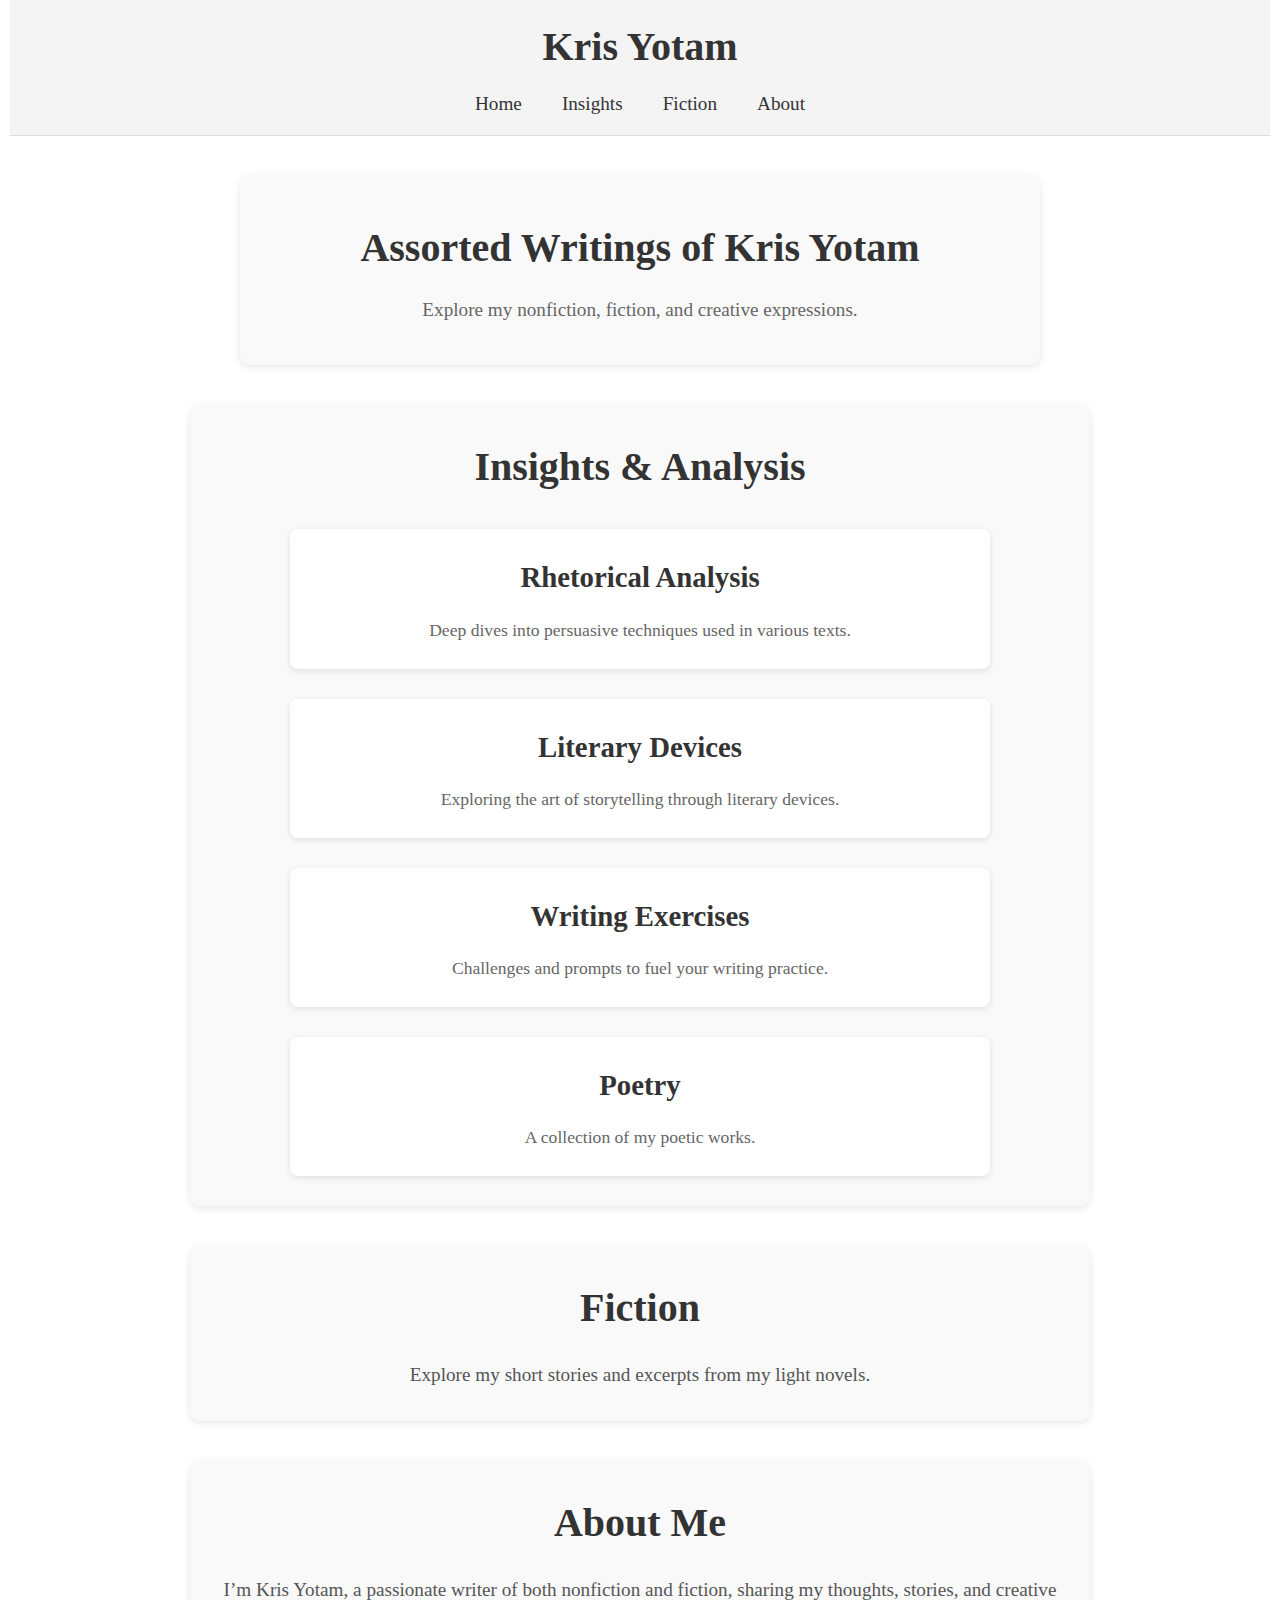
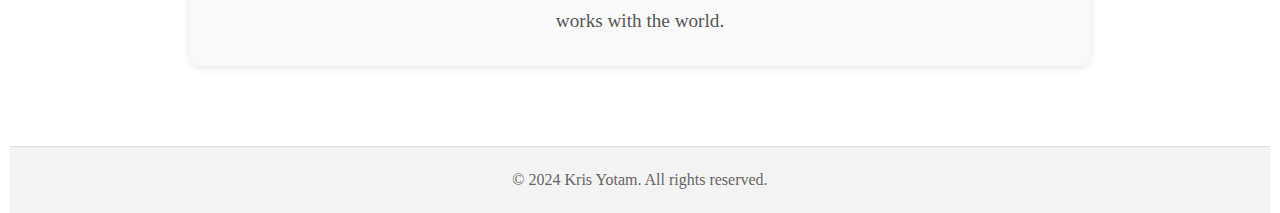
<file: index.html>
<!DOCTYPE html>
<html lang="en">
<head>
    <meta charset="UTF-8">
    <meta name="viewport" content="width=device-width, initial-scale=1.0">
    <meta http-equiv="X-UA-Compatible" content="ie=edge">
    <title>Kris Yotam - Writer</title>
    <link rel="stylesheet" href="/pages/css/styles.css">
</head>
<body>
    <!-- Header -->
    <header>
        <div class="container">
            <h1>Kris Yotam</h1>
            <nav>
                <ul>
                    <li><a href="/index.html">Home</a></li>
                    <li><a href="/pages/html/insights.html">Insights</a></li>
                    <li><a href="/pages/html/fiction.html">Fiction</a></li>
                    <li><a href="/pages/html/about.html">About</a></li>
                </ul>
            </nav>
        </div>
    </header>

    <!-- Main Content -->
    <main>
        <!-- Home Section -->
        <section id="home" class="hero">
            <div class="container">
                <h2>Assorted Writings of Kris Yotam</h2>
                <p>Explore my nonfiction, fiction, and creative expressions.</p>
            </div>
        </section>

        <!-- Insights Section -->
        <section id="insights" class="section">
            <div class="container">
                <h2>Insights & Analysis</h2>
                <div class="grid">
                    <div class="grid-item">
                        <h3>Rhetorical Analysis</h3>
                        <p>Deep dives into persuasive techniques used in various texts.</p>
                    </div>
                    <div class="grid-item">
                        <h3>Literary Devices</h3>
                        <p>Exploring the art of storytelling through literary devices.</p>
                    </div>
                    <div class="grid-item">
                        <h3>Writing Exercises</h3>
                        <p>Challenges and prompts to fuel your writing practice.</p>
                    </div>
                    <div class="grid-item">
                        <h3>Poetry</h3>
                        <p>A collection of my poetic works.</p>
                    </div>
                </div>
            </div>
        </section>

        <!-- Fiction Section -->
        <section id="fiction" class="section">
            <div class="container">
                <h2>Fiction</h2>
                <p>Explore my short stories and excerpts from my light novels.</p>
            </div>
        </section>

        <!-- About Section -->
        <section id="about" class="section">
            <div class="container">
                <h2>About Me</h2>
                <p>I’m Kris Yotam, a passionate writer of both nonfiction and fiction, sharing my thoughts, stories, and creative works with the world.</p>
            </div>
        </section>
    </main>

    <!-- Footer -->
    <footer>
        <div class="container">
            <p>&copy; 2024 Kris Yotam. All rights reserved.</p>
        </div>
    </footer>
</body>
</html>
</file>
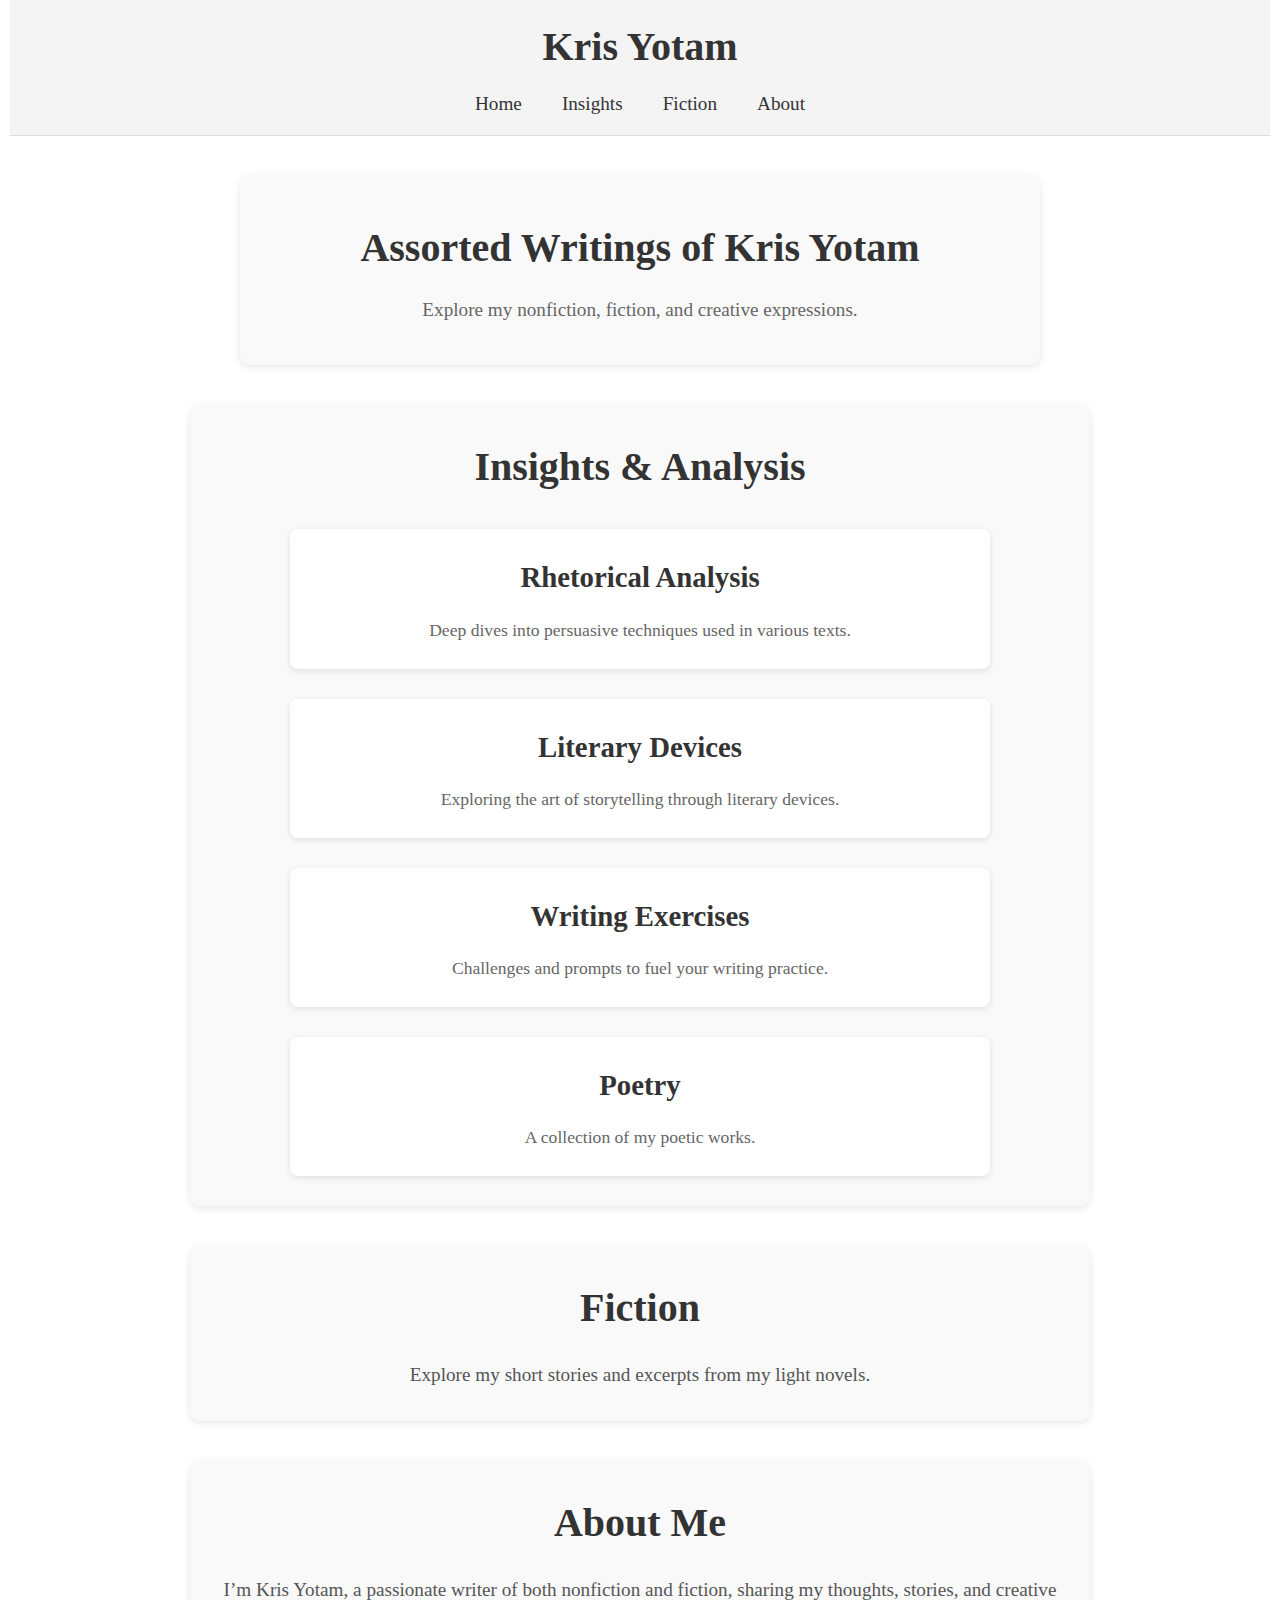
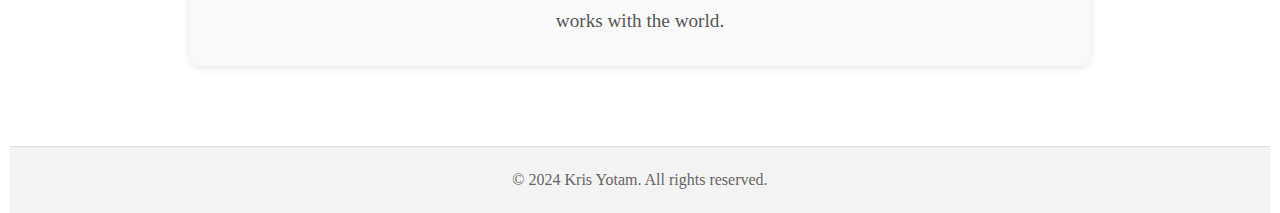
<file: pages/html/index.html>
<!DOCTYPE html>
<html lang="en">
<head>
    <meta charset="UTF-8">
    <meta name="viewport" content="width=device-width, initial-scale=1.0">
    <meta http-equiv="X-UA-Compatible" content="ie=edge">
    <title>Kris Yotam - Writer</title>
    <link rel="stylesheet" href="/pages/css/styles.css">
</head>
<body>
    <!-- Header -->
    <header>
        <div class="container">
            <h1>Kris Yotam</h1>
            <nav>
                <ul>
                    <li><a href="/pages/html/index.html">Home</a></li>
                    <li><a href="/pages/html/insights.html">Insights</a></li>
                    <li><a href="/pages/html/fiction.html">Fiction</a></li>
                    <li><a href="/pages/html/about.html">About</a></li>
                </ul>
            </nav>
        </div>
    </header>

    <!-- Main Content -->
    <main>
        <!-- Home Section -->
        <section id="home" class="hero">
            <div class="container">
                <h2>Assorted Writings of Kris Yotam</h2>
                <p>Explore my nonfiction, fiction, and creative expressions.</p>
            </div>
        </section>

        <!-- Insights Section -->
        <section id="insights" class="section">
            <div class="container">
                <h2>Insights & Analysis</h2>
                <div class="grid">
                    <div class="grid-item">
                        <h3>Rhetorical Analysis</h3>
                        <p>Deep dives into persuasive techniques used in various texts.</p>
                    </div>
                    <div class="grid-item">
                        <h3>Literary Devices</h3>
                        <p>Exploring the art of storytelling through literary devices.</p>
                    </div>
                    <div class="grid-item">
                        <h3>Writing Exercises</h3>
                        <p>Challenges and prompts to fuel your writing practice.</p>
                    </div>
                    <div class="grid-item">
                        <h3>Poetry</h3>
                        <p>A collection of my poetic works.</p>
                    </div>
                </div>
            </div>
        </section>

        <!-- Fiction Section -->
        <section id="fiction" class="section">
            <div class="container">
                <h2>Fiction</h2>
                <p>Explore my short stories and excerpts from my light novels.</p>
            </div>
        </section>

        <!-- About Section -->
        <section id="about" class="section">
            <div class="container">
                <h2>About Me</h2>
                <p>I’m Kris Yotam, a passionate writer of both nonfiction and fiction, sharing my thoughts, stories, and creative works with the world.</p>
            </div>
        </section>
    </main>

    <!-- Footer -->
    <footer>
        <div class="container">
            <p>&copy; 2024 Kris Yotam. All rights reserved.</p>
        </div>
    </footer>
</body>
</html>
</file>
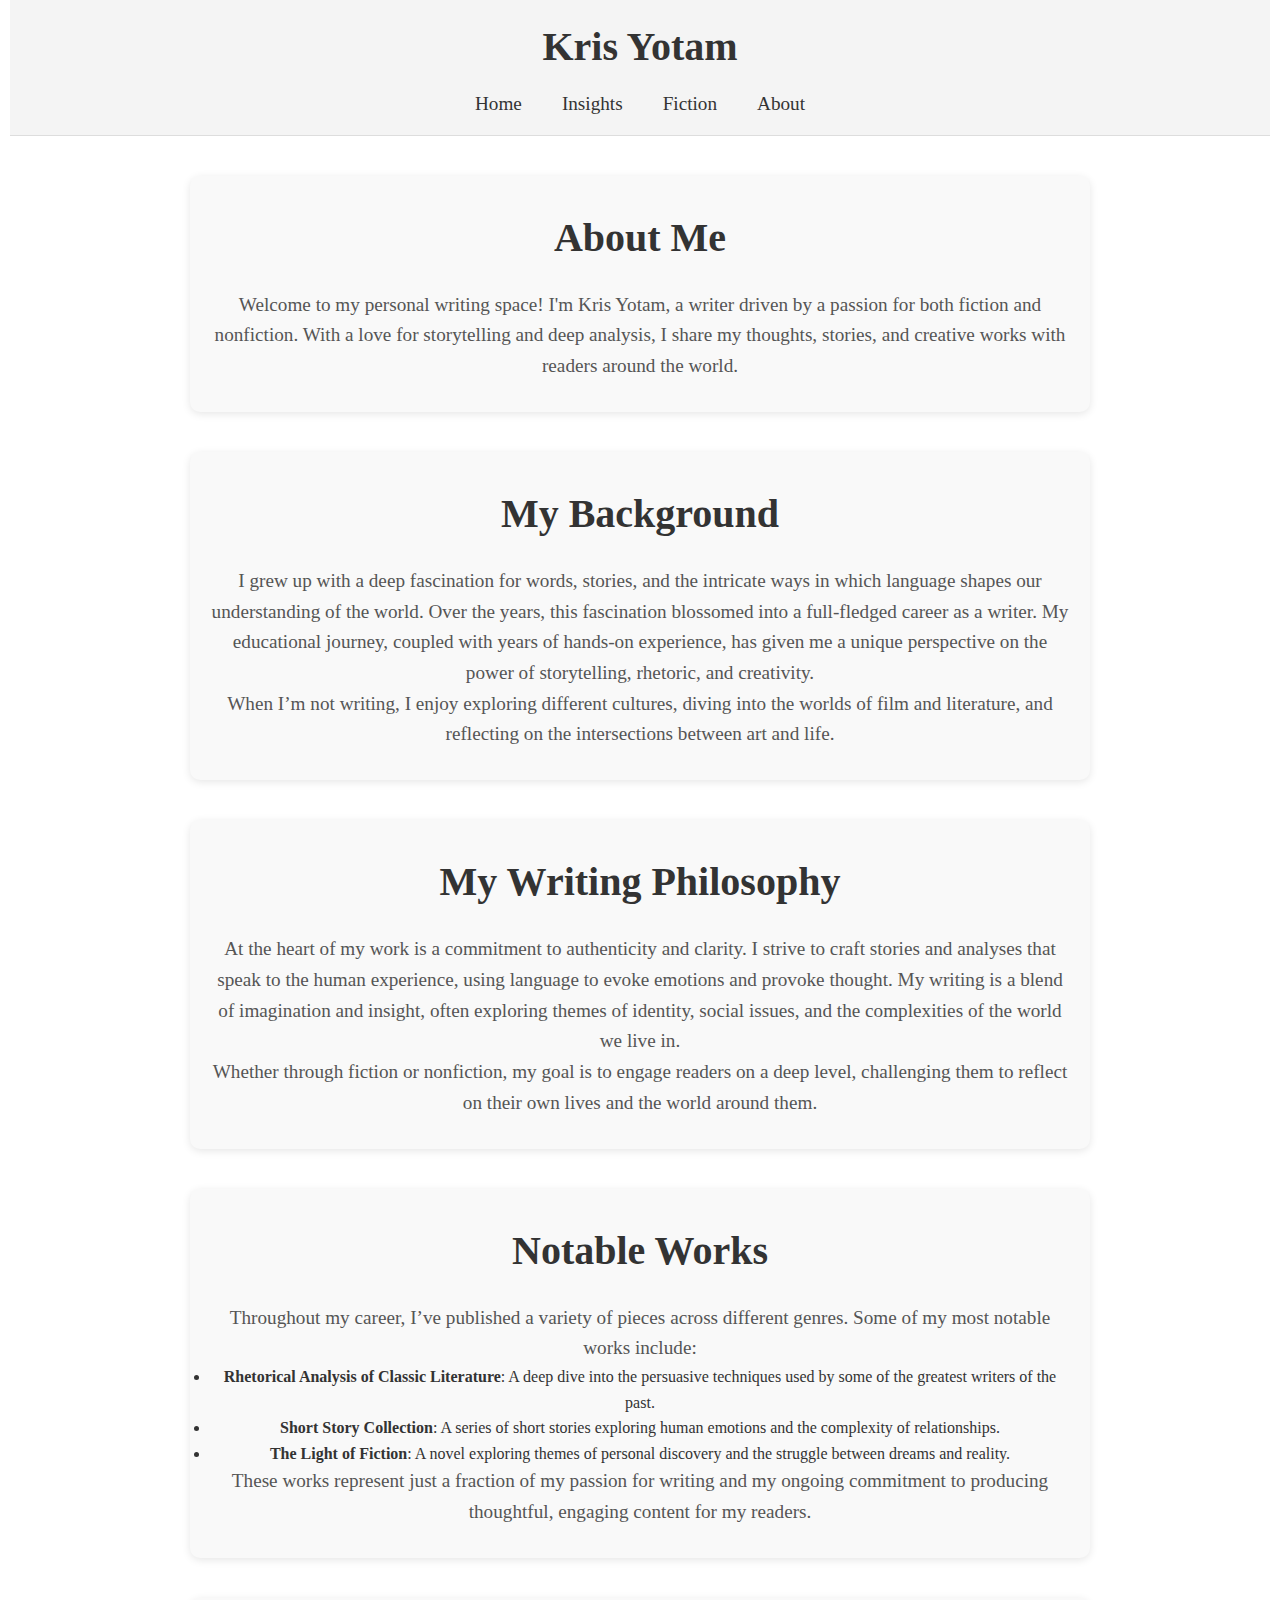
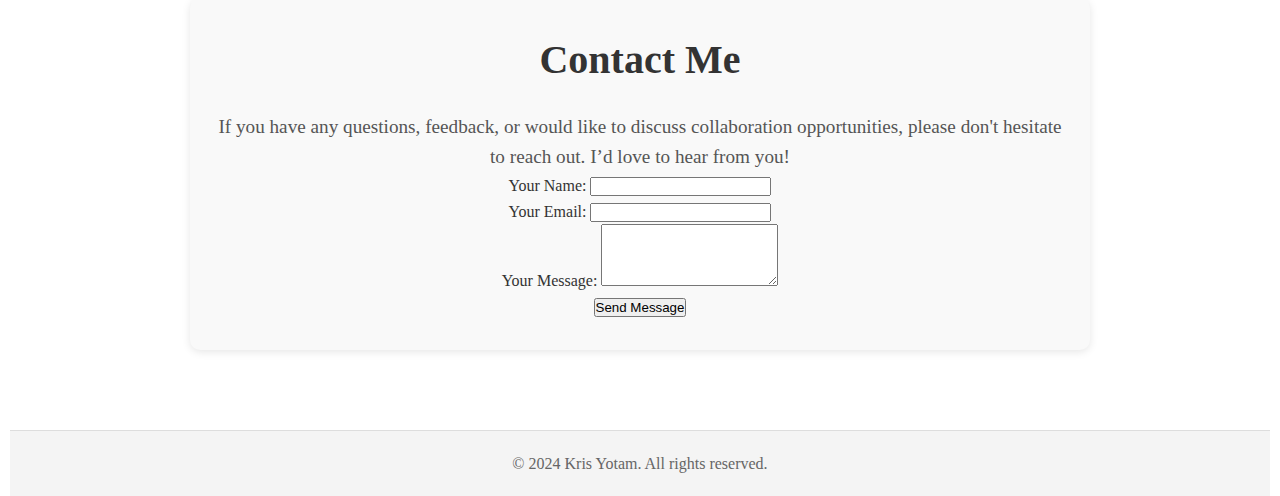
<file: pages/html/about.html>
<!DOCTYPE html>
<html lang="en">
<head>
    <meta charset="UTF-8">
    <meta name="viewport" content="width=device-width, initial-scale=1.0">
    <meta http-equiv="X-UA-Compatible" content="ie=edge">
    <title>About - Kris Yotam</title>
    <link rel="stylesheet" href="/pages/css/styles.css">
</head>
<body>
    <!-- Header -->
    <header>
        <div class="container">
            <h1>Kris Yotam</h1>
            <nav>
                <ul>
                    <li><a href="/index.html">Home</a></li>
                    <li><a href="/pages/html/insights.html">Insights</a></li>
                    <li><a href="/pages/html/fiction.html">Fiction</a></li>
                    <li><a href="/pages/html/about.html">About</a></li>
                </ul>
            </nav>
        </div>
    </header>

    <!-- Main Content -->
    <main>
        <!-- About Section -->
        <section id="about" class="section">
            <div class="container">
                <h2>About Me</h2>
                <p>Welcome to my personal writing space! I'm Kris Yotam, a writer driven by a passion for both fiction and nonfiction. With a love for storytelling and deep analysis, I share my thoughts, stories, and creative works with readers around the world.</p>
            </div>
        </section>

        <!-- Background Section -->
        <section id="background" class="section">
            <div class="container">
                <h2>My Background</h2>
                <p>I grew up with a deep fascination for words, stories, and the intricate ways in which language shapes our understanding of the world. Over the years, this fascination blossomed into a full-fledged career as a writer. My educational journey, coupled with years of hands-on experience, has given me a unique perspective on the power of storytelling, rhetoric, and creativity.</p>
                <p>When I’m not writing, I enjoy exploring different cultures, diving into the worlds of film and literature, and reflecting on the intersections between art and life.</p>
            </div>
        </section>

        <!-- Writing Philosophy Section -->
        <section id="philosophy" class="section">
            <div class="container">
                <h2>My Writing Philosophy</h2>
                <p>At the heart of my work is a commitment to authenticity and clarity. I strive to craft stories and analyses that speak to the human experience, using language to evoke emotions and provoke thought. My writing is a blend of imagination and insight, often exploring themes of identity, social issues, and the complexities of the world we live in.</p>
                <p>Whether through fiction or nonfiction, my goal is to engage readers on a deep level, challenging them to reflect on their own lives and the world around them.</p>
            </div>
        </section>

        <!-- Notable Works Section -->
        <section id="works" class="section">
            <div class="container">
                <h2>Notable Works</h2>
                <p>Throughout my career, I’ve published a variety of pieces across different genres. Some of my most notable works include:</p>
                <ul>
                    <li><strong>Rhetorical Analysis of Classic Literature</strong>: A deep dive into the persuasive techniques used by some of the greatest writers of the past.</li>
                    <li><strong>Short Story Collection</strong>: A series of short stories exploring human emotions and the complexity of relationships.</li>
                    <li><strong>The Light of Fiction</strong>: A novel exploring themes of personal discovery and the struggle between dreams and reality.</li>
                </ul>
                <p>These works represent just a fraction of my passion for writing and my ongoing commitment to producing thoughtful, engaging content for my readers.</p>
            </div>
        </section>

        <!-- Contact Section -->
        <section id="contact" class="section">
            <div class="container">
                <h2>Contact Me</h2>
                <p>If you have any questions, feedback, or would like to discuss collaboration opportunities, please don't hesitate to reach out. I’d love to hear from you!</p>
                <form action="submit_form.php" method="post">
                    <div>
                        <label for="name">Your Name:</label>
                        <input type="text" id="name" name="name" required>
                    </div>
                    <div>
                        <label for="email">Your Email:</label>
                        <input type="email" id="email" name="email" required>
                    </div>
                    <div>
                        <label for="message">Your Message:</label>
                        <textarea id="message" name="message" rows="4" required></textarea>
                    </div>
                    <button type="submit">Send Message</button>
                </form>
            </div>
        </section>

    </main>

    <!-- Footer -->
    <footer>
        <div class="container">
            <p>&copy; 2024 Kris Yotam. All rights reserved.</p>
        </div>
    </footer>
</body>
</html>
</file>
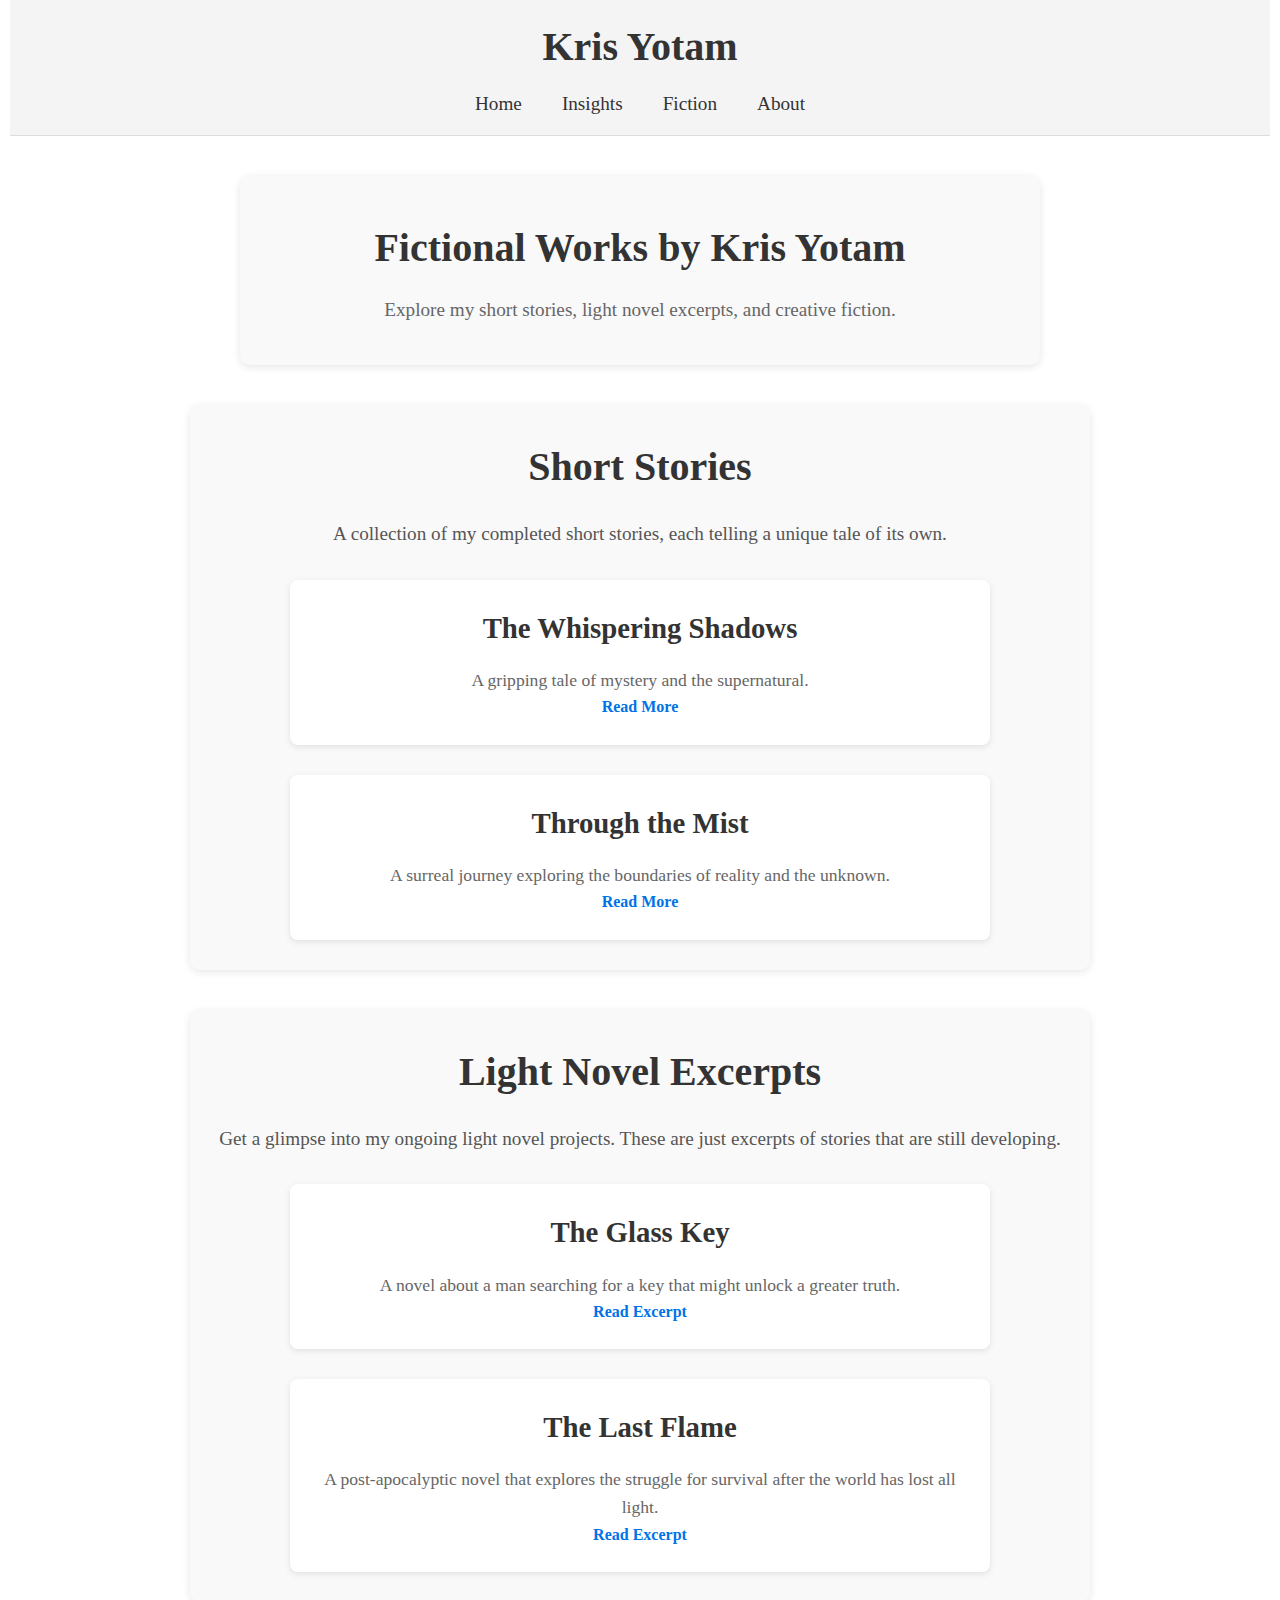
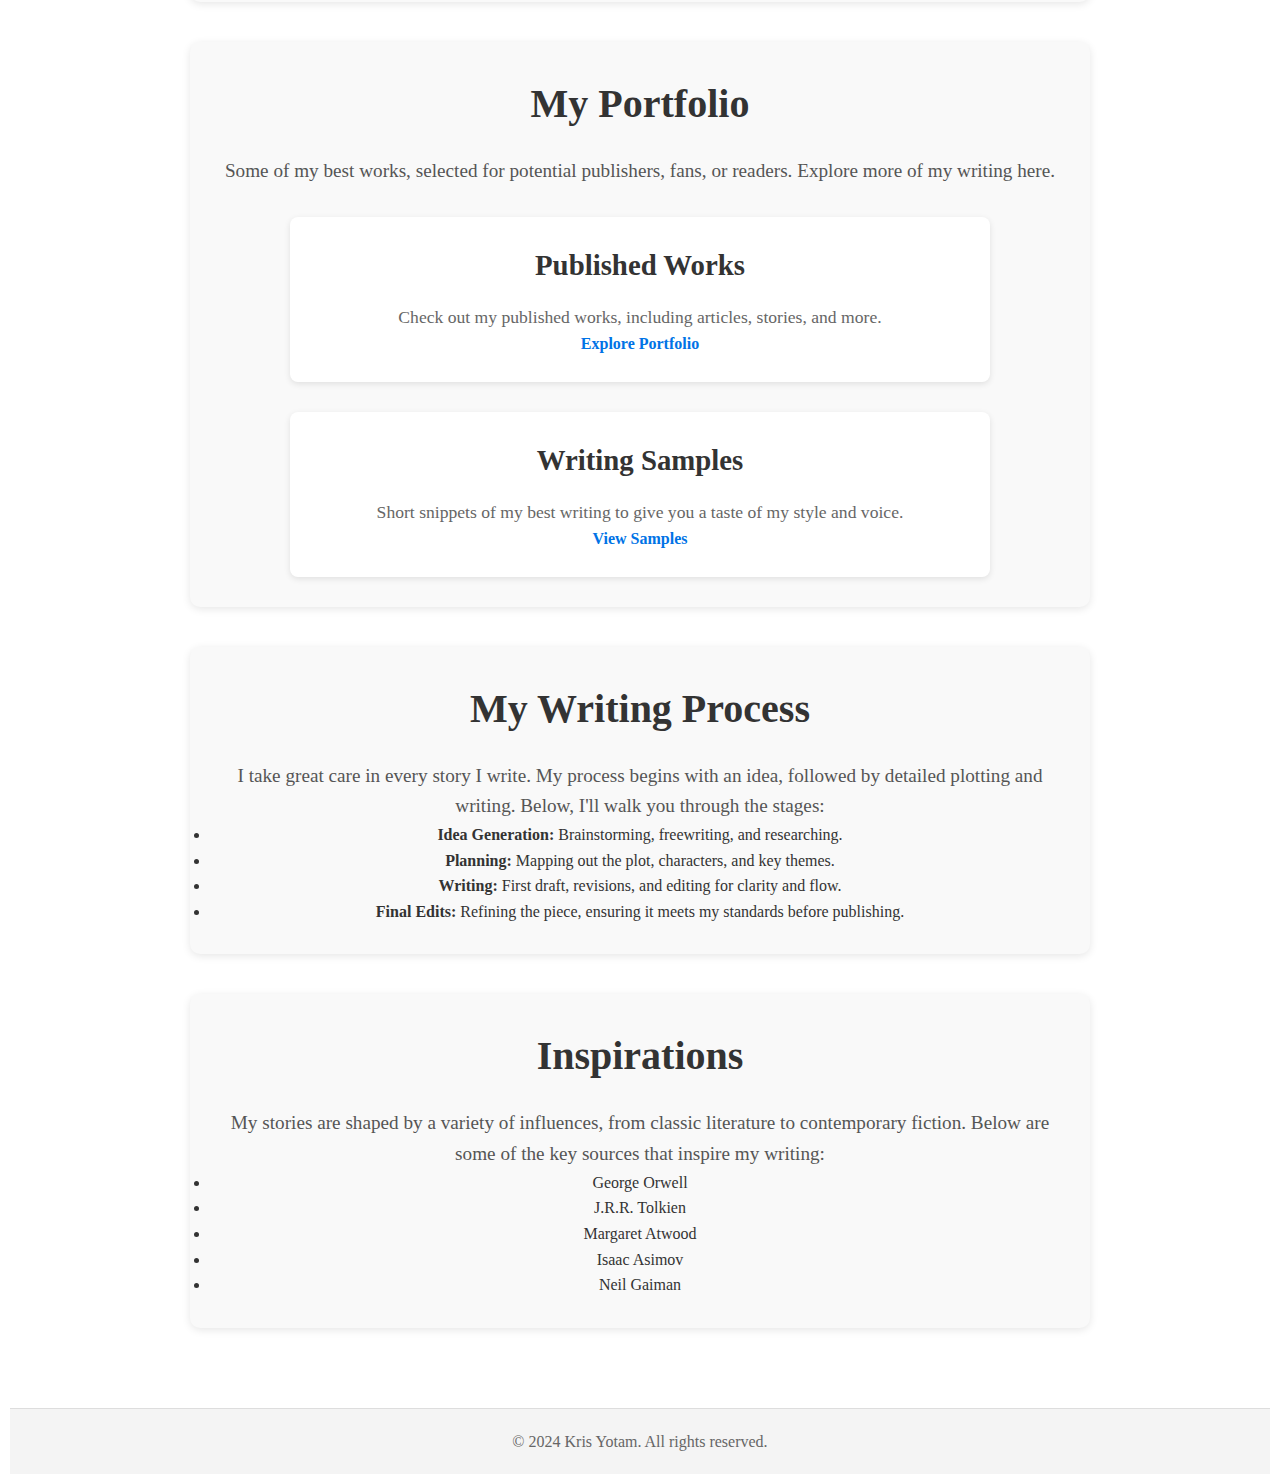
<file: pages/html/fiction.html>
<!DOCTYPE html>
<html lang="en">
<head>
    <meta charset="UTF-8">
    <meta name="viewport" content="width=device-width, initial-scale=1.0">
    <meta http-equiv="X-UA-Compatible" content="ie=edge">
    <title>Fiction - Kris Yotam</title>
    <link rel="stylesheet" href="/pages/css/fiction.css">
</head>
<body>
    <!-- Header -->
    <header>
        <div class="container">
            <h1>Kris Yotam</h1>
            <nav>
                <ul>
                    <li><a href="/index.html">Home</a></li>
                    <li><a href="/pages/html/insights.html">Insights</a></li>
                    <li><a href="/pages/html/fiction.html">Fiction</a></li>
                    <li><a href="/pages/html/about.html">About</a></li>
                </ul>
            </nav>
        </div>
    </header>

    <!-- Main Content -->
    <main>
        <!-- Hero Section -->
        <section id="hero" class="hero">
            <div class="container">
                <h2>Fictional Works by Kris Yotam</h2>
                <p>Explore my short stories, light novel excerpts, and creative fiction.</p>
            </div>
        </section>

        <!-- Fiction Sections -->
        <!-- Short Stories -->
        <section id="short-stories" class="section">
            <div class="container">
                <h2>Short Stories</h2>
                <p>A collection of my completed short stories, each telling a unique tale of its own.</p>
                <div class="grid">
                    <div class="grid-item">
                        <h3>The Whispering Shadows</h3>
                        <p>A gripping tale of mystery and the supernatural.</p>
                        <a href="/pages/html/fiction/the-whispering-shadows.html">Read More</a>
                    </div>
                    <div class="grid-item">
                        <h3>Through the Mist</h3>
                        <p>A surreal journey exploring the boundaries of reality and the unknown.</p>
                        <a href="/pages/html/fiction/through-the-mist.html">Read More</a>
                    </div>
                </div>
            </div>
        </section>

        <!-- Light Novel Excerpts -->
        <section id="light-novel-excerpts" class="section">
            <div class="container">
                <h2>Light Novel Excerpts</h2>
                <p>Get a glimpse into my ongoing light novel projects. These are just excerpts of stories that are still developing.</p>
                <div class="grid">
                    <div class="grid-item">
                        <h3>The Glass Key</h3>
                        <p>A novel about a man searching for a key that might unlock a greater truth.</p>
                        <a href="/pages/html/fiction/the-glass-key.html">Read Excerpt</a>
                    </div>
                    <div class="grid-item">
                        <h3>The Last Flame</h3>
                        <p>A post-apocalyptic novel that explores the struggle for survival after the world has lost all light.</p>
                        <a href="/pages/html/fiction/the-last-flame.html">Read Excerpt</a>
                    </div>
                </div>
            </div>
        </section>

        <!-- Portfolio (Optional) -->
        <section id="portfolio" class="section">
            <div class="container">
                <h2>My Portfolio</h2>
                <p>Some of my best works, selected for potential publishers, fans, or readers. Explore more of my writing here.</p>
                <div class="grid">
                    <div class="grid-item">
                        <h3>Published Works</h3>
                        <p>Check out my published works, including articles, stories, and more.</p>
                        <a href="/pages/html/portfolio/published-works.html">Explore Portfolio</a>
                    </div>
                    <div class="grid-item">
                        <h3>Writing Samples</h3>
                        <p>Short snippets of my best writing to give you a taste of my style and voice.</p>
                        <a href="/pages/html/portfolio/writing-samples.html">View Samples</a>
                    </div>
                </div>
            </div>
        </section>

        <!-- Writing Process -->
        <section id="writing-process" class="section">
            <div class="container">
                <h2>My Writing Process</h2>
                <p>I take great care in every story I write. My process begins with an idea, followed by detailed plotting and writing. Below, I'll walk you through the stages:</p>
                <ul>
                    <li><strong>Idea Generation:</strong> Brainstorming, freewriting, and researching.</li>
                    <li><strong>Planning:</strong> Mapping out the plot, characters, and key themes.</li>
                    <li><strong>Writing:</strong> First draft, revisions, and editing for clarity and flow.</li>
                    <li><strong>Final Edits:</strong> Refining the piece, ensuring it meets my standards before publishing.</li>
                </ul>
            </div>
        </section>

        <!-- Inspirations -->
        <section id="inspirations" class="section">
            <div class="container">
                <h2>Inspirations</h2>
                <p>My stories are shaped by a variety of influences, from classic literature to contemporary fiction. Below are some of the key sources that inspire my writing:</p>
                <ul>
                    <li>George Orwell</li>
                    <li>J.R.R. Tolkien</li>
                    <li>Margaret Atwood</li>
                    <li>Isaac Asimov</li>
                    <li>Neil Gaiman</li>
                </ul>
            </div>
        </section>
    </main>

    <!-- Footer -->
    <footer>
        <div class="container">
            <p>&copy; 2024 Kris Yotam. All rights reserved.</p>
        </div>
    </footer>
</body>
</html>
</file>
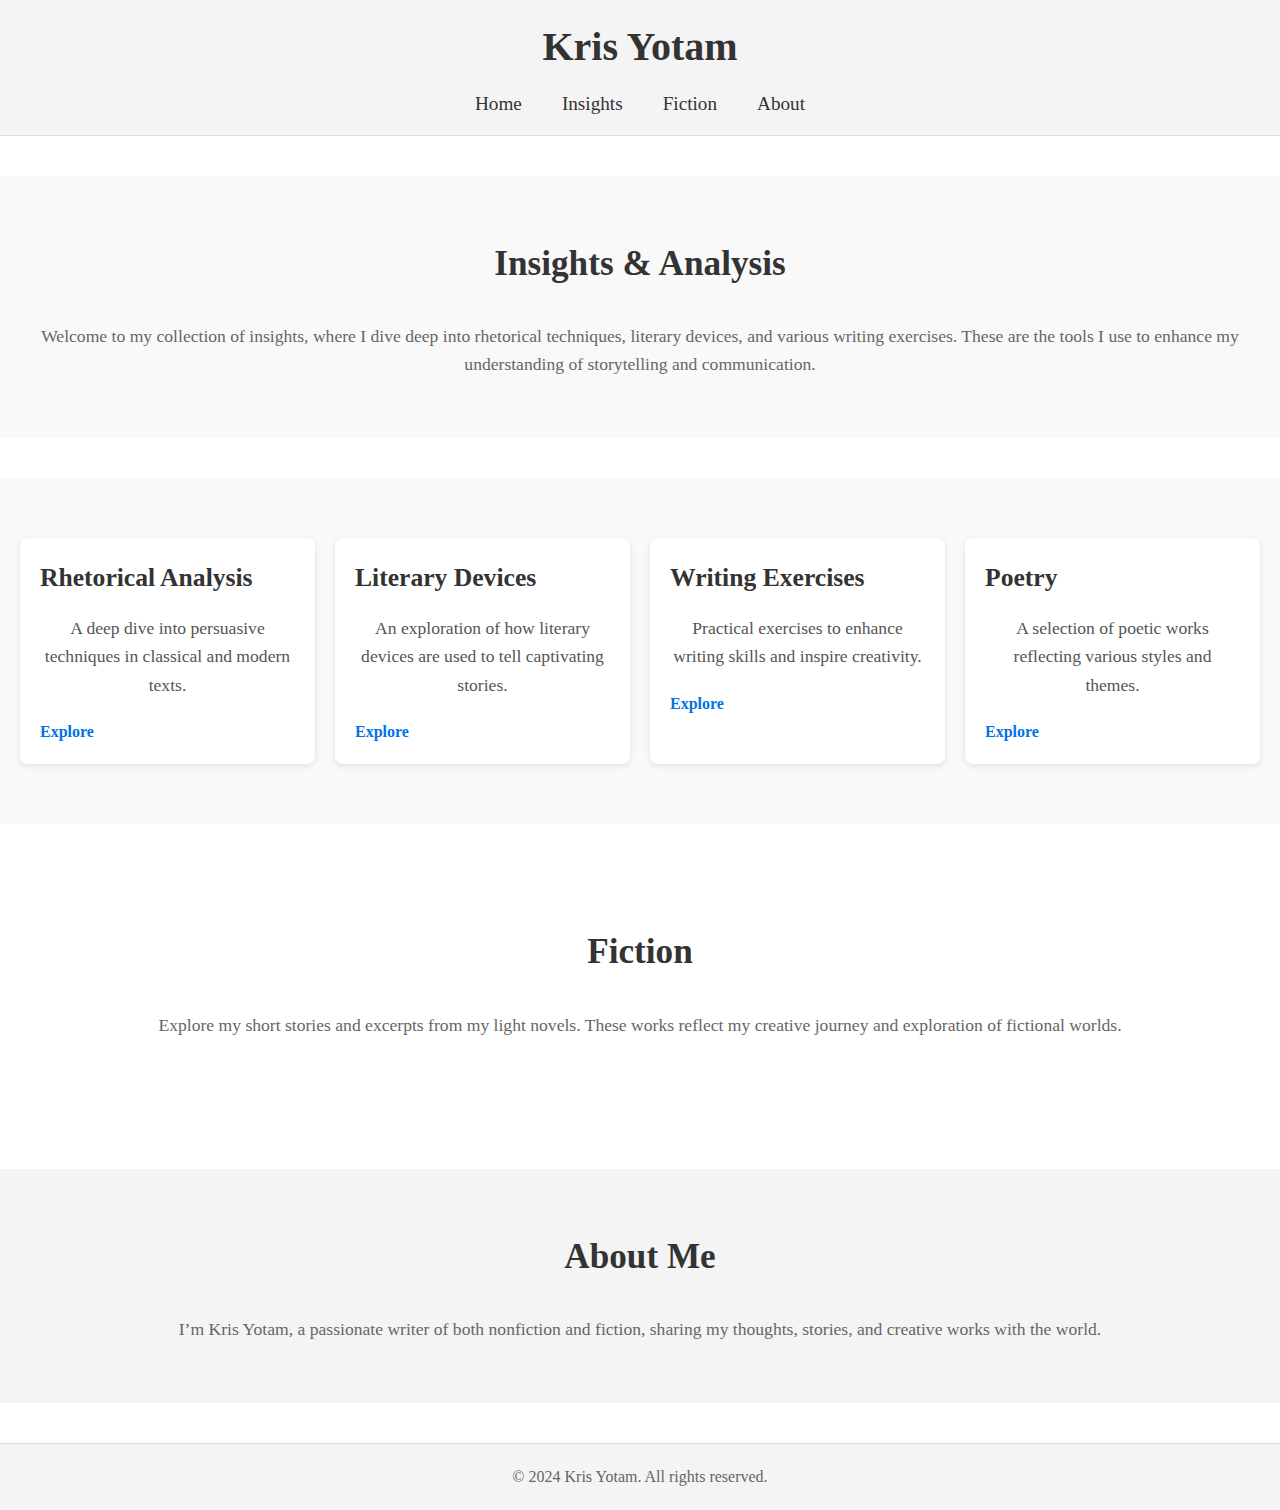
<file: pages/html/insights.html>
<!DOCTYPE html>
<html lang="en">
<head>
    <meta charset="UTF-8">
    <meta name="viewport" content="width=device-width, initial-scale=1.0">
    <meta http-equiv="X-UA-Compatible" content="ie=edge">
    <title>Kris Yotam - Insights</title>
    <link rel="stylesheet" href="/pages/css/insights.css">
</head>
<body>
    <!-- Header -->
    <header>
        <div class="container">
            <h1>Kris Yotam</h1>
            <nav>
                <ul>
                    <li><a href="/index.html">Home</a></li>
                    <li><a href="/pages/html/insights.html">Insights</a></li>
                    <li><a href="/pages/html/fiction.html">Fiction</a></li>
                    <li><a href="/pages/html/about.html">About</a></li>
                </ul>
            </nav>
        </div>
    </header>

    <!-- Main Content -->
    <main>
        <!-- Insights Section -->
        <section id="insights" class="section">
            <div class="container">
                <h2>Insights & Analysis</h2>
                <p>Welcome to my collection of insights, where I dive deep into rhetorical techniques, literary devices, and various writing exercises. These are the tools I use to enhance my understanding of storytelling and communication.</p>
            </div>
        </section>

        <!-- Insights Grid Section -->
        <section id="insights-grid" class="section">
            <div class="container">
                <div class="grid">
                    <div class="grid-item">
                        <h3>Rhetorical Analysis</h3>
                        <p>A deep dive into persuasive techniques in classical and modern texts.</p>
                        <a href="#">Explore</a>
                    </div>
                    <div class="grid-item">
                        <h3>Literary Devices</h3>
                        <p>An exploration of how literary devices are used to tell captivating stories.</p>
                        <a href="#">Explore</a>
                    </div>
                    <div class="grid-item">
                        <h3>Writing Exercises</h3>
                        <p>Practical exercises to enhance writing skills and inspire creativity.</p>
                        <a href="#">Explore</a>
                    </div>
                    <div class="grid-item">
                        <h3>Poetry</h3>
                        <p>A selection of poetic works reflecting various styles and themes.</p>
                        <a href="#">Explore</a>
                    </div>
                </div>
            </div>
        </section>

        <!-- Fiction Section -->
        <section id="fiction" class="section">
            <div class="container">
                <h2>Fiction</h2>
                <p>Explore my short stories and excerpts from my light novels. These works reflect my creative journey and exploration of fictional worlds.</p>
            </div>
        </section>

        <!-- About Section -->
        <section id="about" class="section">
            <div class="container">
                <h2>About Me</h2>
                <p>I’m Kris Yotam, a passionate writer of both nonfiction and fiction, sharing my thoughts, stories, and creative works with the world.</p>
            </div>
        </section>
    </main>

    <!-- Footer -->
    <footer>
        <div class="container">
            <p>&copy; 2024 Kris Yotam. All rights reserved.</p>
        </div>
    </footer>
</body>
</html>
</file>
<file: pages/css/styles.css>
/* General Reset */
* {
    margin: 0;
    padding: 0;
    box-sizing: border-box;
}

/* Body and Font */
body {
    font-family: 'Bodoni MT', 'Bodoni 72', Bodoni, serif; /* Bodoni font */
    background-color: #fff;
    color: #333;
    line-height: 1.6;
    display: flex;
    flex-direction: column;
    min-height: 100vh;
    justify-content: space-between;
    padding: 0 10px;
}

/* Header */
header {
    background-color: #f4f4f4;
    padding: 15px 0;
    border-bottom: 1px solid #ddd;
    text-align: center;
}

header h1 {
    font-size: 2.5em;
    color: #333;
}

/* Navbar */
nav {
    margin-top: 10px;
}

nav ul {
    list-style: none;
    display: flex;
    justify-content: center;
    padding: 0;
}

nav ul li {
    margin: 0 20px;
}

nav ul li a {
    text-decoration: none;
    color: #333;
    font-size: 1.2em;
    transition: color 0.3s;
}

nav ul li a:hover {
    color: #0073e6;
}

/* Main Content Area */
main {
    flex: 1;
    display: flex;
    flex-direction: column;
    justify-content: center;
    align-items: center;
    text-align: center;
    padding: 40px 20px;
}

/* Hero Section (Centered, Compact) */
.hero {
    background-color: #f9f9f9;
    padding: 40px 20px;
    margin-bottom: 40px;
    border-radius: 10px;
    box-shadow: 0 2px 8px rgba(0, 0, 0, 0.1);
    max-width: 800px;
    width: 100%;
}

.hero h2 {
    font-size: 2.5em;
    margin-bottom: 15px;
    font-weight: 700;
}

.hero p {
    font-size: 1.2em;
    color: #666;
}

/* New Section Layout (Centered & Simple) */
.section {
    padding: 30px 20px;
    text-align: center;
    max-width: 900px;
    width: 100%;
    margin-bottom: 40px;
    background-color: #f9f9f9;
    border-radius: 10px;
    box-shadow: 0 2px 8px rgba(0, 0, 0, 0.1);
}

.section h2 {
    font-size: 2.5em;
    margin-bottom: 20px;
    font-weight: 700;
}

.section p {
    font-size: 1.2em;
    color: #555;
}

/* Compact Grid for Insights (Vertically Stacked, Centered) */
.grid {
    display: flex;
    flex-direction: column;
    align-items: center;
    gap: 30px;
    margin-top: 30px;
}

.grid-item {
    background-color: #fff;
    padding: 25px;
    width: 100%;
    max-width: 700px;
    border-radius: 8px;
    box-shadow: 0 2px 6px rgba(0, 0, 0, 0.1);
    transition: transform 0.3s ease, box-shadow 0.3s ease;
}

.grid-item:hover {
    transform: scale(1.05);
    box-shadow: 0 4px 12px rgba(0, 0, 0, 0.2);
}

.grid-item h3 {
    font-size: 1.8em;
    margin-bottom: 15px;
    font-weight: 700;
}

.grid-item p {
    font-size: 1.1em;
    color: #666;
}

.grid-item a {
    text-decoration: none;
    color: #0073e6;
    font-weight: bold;
}

.grid-item a:hover {
    text-decoration: underline;
}

/* Footer Styling */
footer {
    background-color: #f4f4f4;
    padding: 20px 0;
    text-align: center;
    border-top: 1px solid #ddd;
}

footer p {
    font-size: 1em;
    color: #666;
}

/* Responsive Design */
@media (max-width: 768px) {
    header h1 {
        font-size: 2em;
    }

    nav ul {
        flex-direction: column;
        text-align: center;
    }

    nav ul li {
        margin: 10px 0;
    }

    .hero h2 {
        font-size: 2em;
    }

    .grid {
        gap: 20px;
    }

    .grid-item h3 {
        font-size: 1.6em;
    }

    footer p {
        font-size: 0.9em;
    }
}
</file>
<file: pages/css/fiction.css>
/* General Reset */
* {
    margin: 0;
    padding: 0;
    box-sizing: border-box;
}

/* Body and Font */
body {
    font-family: 'Bodoni MT', 'Bodoni 72', Bodoni, serif;
    background-color: #fff;
    color: #333;
    line-height: 1.6;
    padding: 0 10px;
    display: flex;
    flex-direction: column;
    min-height: 100vh;
    justify-content: space-between;
}

/* Header */
header {
    background-color: #f4f4f4;
    padding: 15px 0;
    border-bottom: 1px solid #ddd;
    text-align: center;
}

header h1 {
    font-size: 2.5em;
    color: #333;
}

/* Navbar */
nav {
    margin-top: 10px;
}

nav ul {
    list-style: none;
    display: flex;
    justify-content: center;
    padding: 0;
}

nav ul li {
    margin: 0 20px;
}

nav ul li a {
    text-decoration: none;
    color: #333;
    font-size: 1.2em;
    transition: color 0.3s;
}

nav ul li a:hover {
    color: #0073e6;
}

/* Main Content */
main {
    flex: 1;
    display: flex;
    flex-direction: column;
    align-items: center;
    text-align: center;
    padding: 40px 20px;
}

/* Hero Section */
.hero {
    background-color: #f9f9f9;
    padding: 40px 20px;
    margin-bottom: 40px;
    border-radius: 10px;
    box-shadow: 0 2px 8px rgba(0, 0, 0, 0.1);
    max-width: 800px;
    width: 100%;
}

.hero h2 {
    font-size: 2.5em;
    margin-bottom: 15px;
    font-weight: 700;
}

.hero p {
    font-size: 1.2em;
    color: #666;
}

/* Fiction Section */
.section {
    padding: 30px 20px;
    text-align: center;
    max-width: 900px;
    width: 100%;
    margin-bottom: 40px;
    background-color: #f9f9f9;
    border-radius: 10px;
    box-shadow: 0 2px 8px rgba(0, 0, 0, 0.1);
}

.section h2 {
    font-size: 2.5em;
    margin-bottom: 20px;
    font-weight: 700;
}

.section p {
    font-size: 1.2em;
    color: #555;
}

/* Fiction Grid Layout */
.grid {
    display: flex;
    flex-direction: column;
    align-items: center;
    gap: 30px;
    margin-top: 30px;
}

.grid-item {
    background-color: #fff;
    padding: 25px;
    width: 100%;
    max-width: 700px;
    border-radius: 8px;
    box-shadow: 0 2px 6px rgba(0, 0, 0, 0.1);
    transition: transform 0.3s ease, box-shadow 0.3s ease;
}

.grid-item:hover {
    transform: scale(1.05);
    box-shadow: 0 4px 12px rgba(0, 0, 0, 0.2);
}

.grid-item h3 {
    font-size: 1.8em;
    margin-bottom: 15px;
    font-weight: 700;
}

.grid-item p {
    font-size: 1.1em;
    color: #666;
}

.grid-item a {
    text-decoration: none;
    color: #0073e6;
    font-weight: bold;
}

.grid-item a:hover {
    text-decoration: underline;
}

/* Footer Styling */
footer {
    background-color: #f4f4f4;
    padding: 20px 0;
    text-align: center;
    border-top: 1px solid #ddd;
}

footer p {
    font-size: 1em;
    color: #666;
}

/* Responsive Design */
@media (max-width: 768px) {
    header h1 {
        font-size: 2em;
    }

    nav ul {
        flex-direction: column;
        text-align: center;
    }

    nav ul li {
        margin: 10px 0;
    }

    .hero h2 {
        font-size: 2em;
    }

    .grid {
        gap: 20px;
    }

    .grid-item h3 {
        font-size: 1.6em;
    }

    footer p {
        font-size: 0.9em;
    }
}
</file>
<file: pages/css/insights.css>
/* General Reset */
* {
    margin: 0;
    padding: 0;
    box-sizing: border-box;
}

/* Body */
body {
    font-family: 'Bodoni MT', serif; /* Bodoni font */
    background-color: #fff;
    color: #333;
    line-height: 1.6;
    margin: 0;
    padding: 0;
}

/* Header */
header {
    background-color: #f4f4f4;
    padding: 15px 0;
    border-bottom: 1px solid #ddd;
    text-align: center;
}

header h1 {
    font-size: 2.5em;
    color: #333;
}

/* Navbar */
nav {
    margin-top: 10px;
}

nav ul {
    list-style: none;
    display: flex;
    justify-content: center;
    padding: 0;
}

nav ul li {
    margin: 0 20px;
}

nav ul li a {
    text-decoration: none;
    color: #333;
    font-size: 1.2em;
    transition: color 0.3s;
}

nav ul li a:hover {
    color: #0073e6;
}

/* Main Content Area */
main {
    margin-top: 40px;
}

/* Section Styling */
.section {
    padding: 60px 20px;
    background-color: #f9f9f9;
    margin-bottom: 40px;
}

.section h2 {
    text-align: center;
    font-size: 2.2em;
    margin-bottom: 30px;
}

.section p {
    text-align: center;
    font-size: 1.1em;
    color: #666;
}

/* Insights Grid Styling */
#insights-grid .grid {
    display: grid;
    grid-template-columns: repeat(auto-fit, minmax(250px, 1fr));
    gap: 20px;
}

#insights-grid .grid-item {
    background-color: #fff;
    padding: 20px;
    border-radius: 8px;
    box-shadow: 0 2px 6px rgba(0, 0, 0, 0.1);
    transition: transform 0.3s ease, box-shadow 0.3s ease;
}

#insights-grid .grid-item:hover {
    transform: scale(1.05);
    box-shadow: 0 4px 12px rgba(0, 0, 0, 0.2);
}

#insights-grid .grid-item h3 {
    font-size: 1.6em;
    margin-bottom: 15px;
}

#insights-grid .grid-item p {
    font-size: 1.1em;
    color: #555;
    margin-bottom: 20px;
}

#insights-grid .grid-item a {
    text-decoration: none;
    color: #0073e6;
    font-weight: bold;
}

#insights-grid .grid-item a:hover {
    text-decoration: underline;
}

/* Fiction Section Styling */
#fiction {
    background-color: #fff;
}

#fiction p {
    font-size: 1.1em;
    text-align: center;
    color: #666;
    margin-bottom: 30px;
}

/* About Section Styling */
#about {
    background-color: #f4f4f4;
}

#about p {
    font-size: 1.1em;
    text-align: center;
    color: #666;
}

/* Footer Styling */
footer {
    background-color: #f4f4f4;
    padding: 20px 0;
    text-align: center;
    border-top: 1px solid #ddd;
}

footer p {
    font-size: 1em;
    color: #666;
}

/* Responsive Design */
@media (max-width: 768px) {
    header h1 {
        font-size: 2em;
    }

    header nav ul {
        flex-direction: column;
        text-align: center;
    }

    header nav ul li {
        margin: 10px 0;
    }

    .hero h2 {
        font-size: 2em;
    }

    .grid {
        grid-template-columns: 1fr;
    }

    .grid-item h3 {
        font-size: 1.4em;
    }

    footer p {
        font-size: 0.9em;
    }
}
</file>
